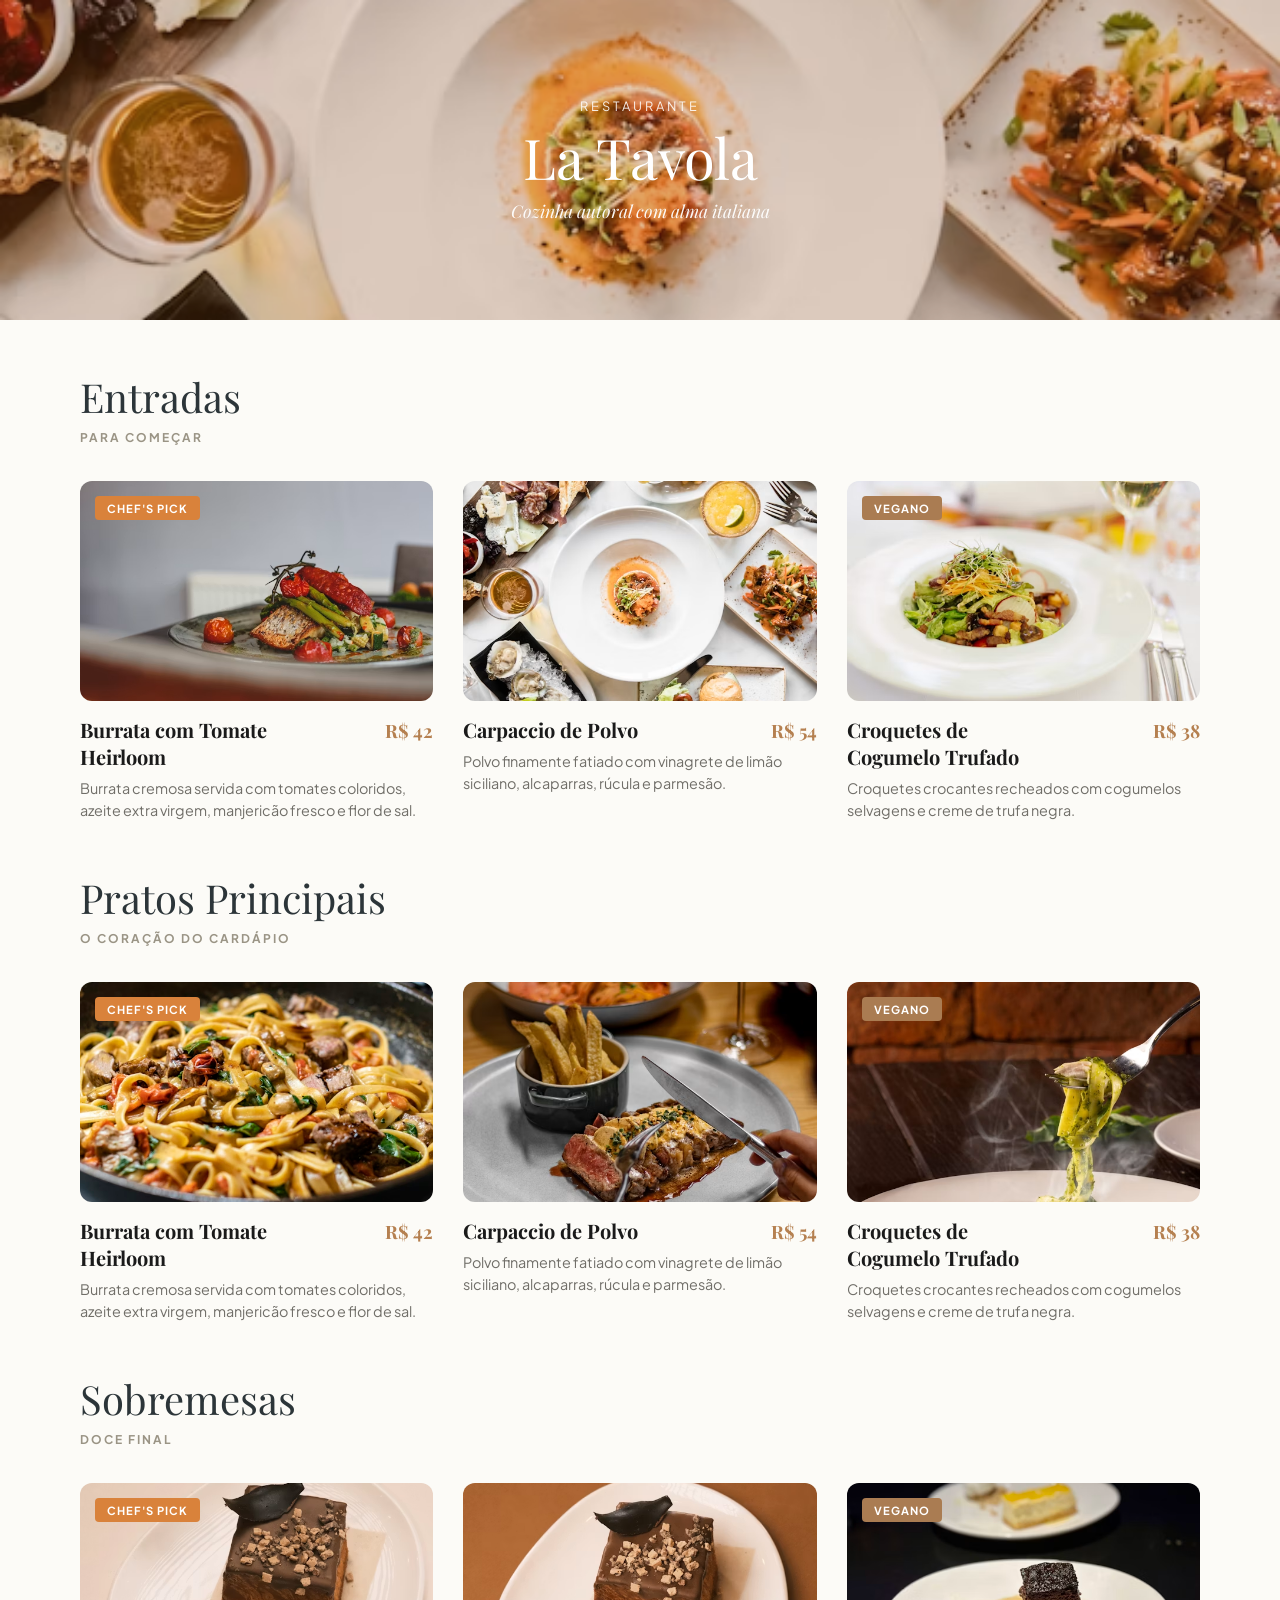
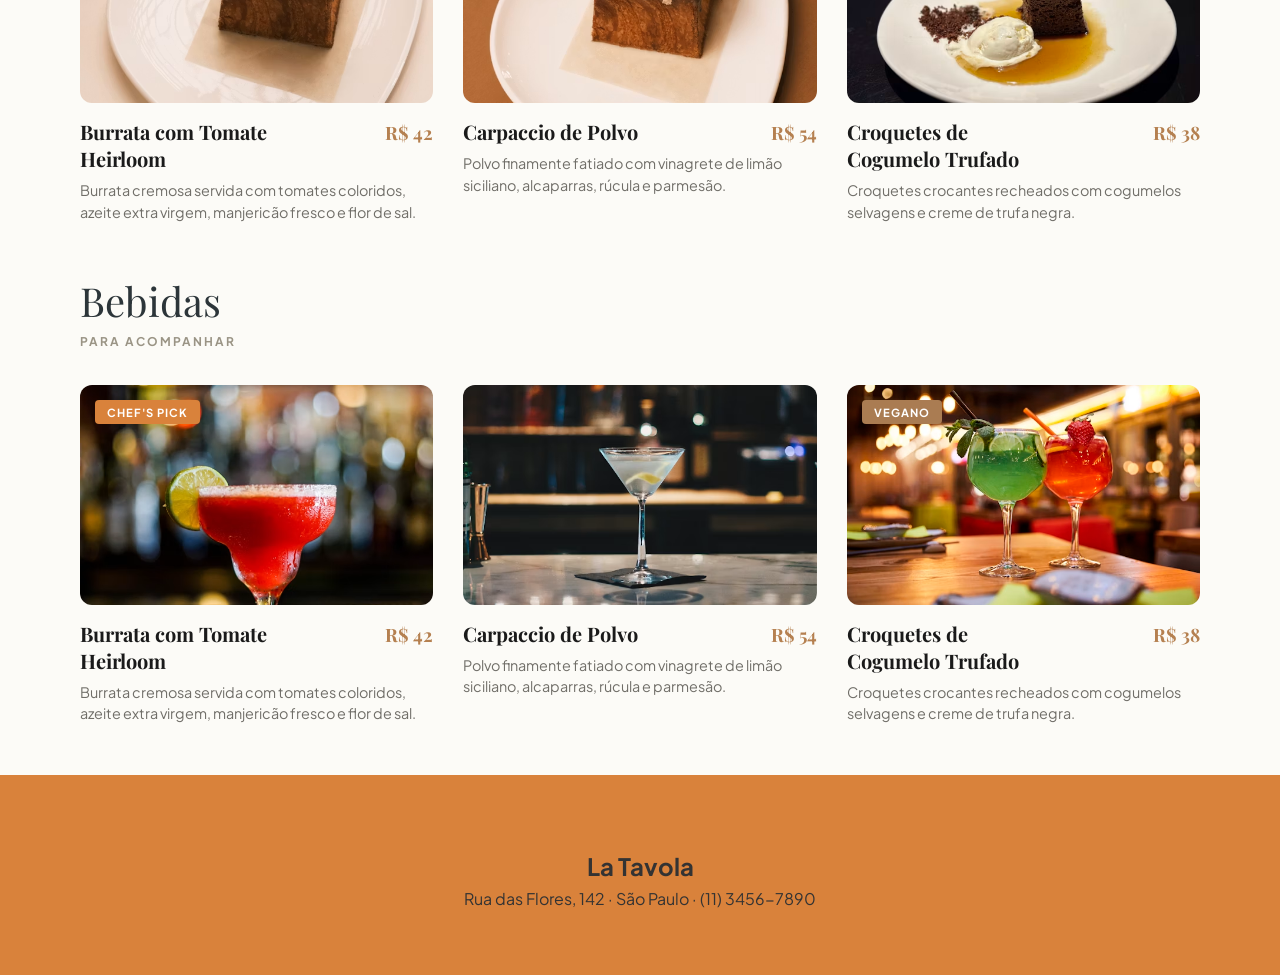
<file: menu.html>
<!doctype html>
<html lang="pt-BR">
  <head>
    <meta charset="UTF-8" />
    <meta name="viewport" content="width=device-width, initial-scale=1.0" />
    <title>La Tavola - Menu</title>
    <link rel="stylesheet" href="./css/menu.css" />
    <!-- اختياري: خطوط جوجل القريبة من التصميم -->
    <link
      href="https://fonts.googleapis.com/css2?family=Playfair+Display:ital,wght@0,400;0,700;1,400&family=Plus+Jakarta+Sans:wght@300;400;500&display=swap"
      rel="stylesheet"
    />
  </head>
  <body>
    <!-- 1. هيرو بانر علوي (Hero Banner) -->
    <header class="hero-banner">
      <div class="hero-overlay">
        <span class="restaurant-sub">RESTAURANTE</span>
        <h1 class="restaurant-title">La Tavola</h1>
        <p class="restaurant-tagline">Cozinha autoral com alma italiana</p>
      </div>
    </header>
    <!-- 2. شريط التنقل بين الأقسام (Tab Menu) -->
    <!-- <nav class="tabs-container">
      <ul class="tabs-list">
        <li class="tab-item active">Entradas</li>
        <li class="tab-item active">Pratos Principais</li>
        <li class="tab-item active">Sobremesas</li>
        <li class="tab-item active">Bebidas</li>
      </ul>
    </nav> -->
    <!-- 3. سكشن محتوى المنيو الرئيسي -->
    <main class="menu-container">
      <div class="category-header">
        <h2>Entradas</h2>
        <span class="category-subtitle">PARA COMEÇAR</span>
      </div>
      <!-- شبكة عرض كروت الطعام (Grid) -->
      <div class="menu-grid">
        <!-- كارت 1: Burrata -->
        <div class="menu-card">
          <div class="card-image-box">
            <img
              src="./share/photo-1625861910621-e9385ba1d993.avif"
              alt="Burrata com Tomate"
            />
            <span class="badge badge-orange">CHEF'S PICK</span>
          </div>
          <div class="card-info">
            <div class="card-header-row">
              <h3 class="description-h">Burrata com Tomate Heirloom</h3>
              <span class="price">R$ 42</span>
            </div>
            <p class="description">
              Burrata cremosa servida com tomates coloridos, azeite extra
              virgem, manjericão fresco e flor de sal.
            </p>
          </div>
        </div>
        <!-- كارت 2: Carpaccio -->
        <div class="menu-card">
          <div class="card-image-box">
            <img
              src="./share/photo-1682264933304-1943bfa8df38.avif"
              alt="Carpaccio de Polvo"
            />
          </div>
          <div class="card-info">
            <div class="card-header-row">
              <h3 class="description-h">Carpaccio de Polvo</h3>
              <span class="price">R$ 54</span>
            </div>
            <p class="description">
              Polvo finamente fatiado com vinagrete de limão siciliano,
              alcaparras, rúcula e parmesão.
            </p>
          </div>
        </div>
        <!-- كارت 3: Croquetes -->
        <div class="menu-card">
          <div class="card-image-box">
            <img
              src="./share/photo-1660505465468-c898ea7ff674.avif"
              alt="Croquetes de Cogumelo"
            />
            <span class="badge badge-brown">VEGANO</span>
          </div>
          <div class="card-info">
            <div class="card-header-row">
              <h3 class="description-h">Croquetes de Cogumelo Trufado</h3>
              <span class="price">R$ 38</span>
            </div>
            <p class="description">
              Croquetes crocantes recheados com cogumelos selvagens e creme de
              trufa negra.
            </p>
          </div>
        </div>
      </div>
    </main>
    <!--2-->
    <main class="menu-container">
      <div class="category-header">
        <h2>Pratos Principais</h2>
        <span class="category-subtitle">O coração do cardápio</span>
      </div>
      <!-- شبكة عرض كروت الطعام (Grid) -->
      <div class="menu-grid">
        <!-- كارت 1: Burrata -->
        <div class="menu-card">
          <div class="card-image-box">
            <img
              src="./share/photo-1551183053-bf91a1d81141.avif"
              alt="Burrata com Tomate"
            />
            <span class="badge badge-orange">CHEF'S PICK</span>
          </div>
          <div class="card-info">
            <div class="card-header-row">
              <h3 class="description-h">Burrata com Tomate Heirloom</h3>
              <span class="price">R$ 42</span>
            </div>
            <p class="description">
              Burrata cremosa servida com tomates coloridos, azeite extra
              virgem, manjericão fresco e flor de sal.
            </p>
          </div>
        </div>
        <!-- كارت 2: Carpaccio -->
        <div class="menu-card">
          <div class="card-image-box">
            <img
              src="./share/photo-1671522636018-485ef1f7cd8f.avif"
              alt="Carpaccio de Polvo"
            />
          </div>
          <div class="card-info">
            <div class="card-header-row">
              <h3 class="description-h">Carpaccio de Polvo</h3>
              <span class="price">R$ 54</span>
            </div>
            <p class="description">
              Polvo finamente fatiado com vinagrete de limão siciliano,
              alcaparras, rúcula e parmesão.
            </p>
          </div>
        </div>
        <!-- كارت 3: Croquetes -->
        <div class="menu-card">
          <div class="card-image-box">
            <img
              src="./share/photo-1560788784-66eda82b5eb7.avif"
              alt="Croquetes de Cogumelo"
            />
            <span class="badge badge-brown">VEGANO</span>
          </div>
          <div class="card-info">
            <div class="card-header-row">
              <h3 class="description-h">Croquetes de Cogumelo Trufado</h3>
              <span class="price">R$ 38</span>
            </div>
            <p class="description">
              Croquetes crocantes recheados com cogumelos selvagens e creme de
              trufa negra.
            </p>
          </div>
        </div>
      </div>
    </main>
    <!--3------------------------>
    <main class="menu-container">
      <div class="category-header">
        <h2>Sobremesas</h2>
        <span class="category-subtitle">Doce final </span>
      </div>
      <!-- شبكة عرض كروت الطعام (Grid) -->
      <div class="menu-grid">
        <!-- كارت 1: Burrata -->
        <div class="menu-card">
          <div class="card-image-box">
            <img
              src="./share/photo-1737700087822-0dfbb754db30.avif"
              alt="Burrata com Tomate"
            />
            <span class="badge badge-orange">CHEF'S PICK</span>
          </div>
          <div class="card-info">
            <div class="card-header-row">
              <h3 class="description-h">Burrata com Tomate Heirloom</h3>
              <span class="price">R$ 42</span>
            </div>
            <p class="description">
              Burrata cremosa servida com tomates coloridos, azeite extra
              virgem, manjericão fresco e flor de sal.
            </p>
          </div>
        </div>
        <!-- كارت 2: Carpaccio -->
        <div class="menu-card">
          <div class="card-image-box">
            <img
              src="./share/photo-1737700088028-fae0666feb83.avif"
              alt="Carpaccio de Polvo"
            />
          </div>
          <div class="card-info">
            <div class="card-header-row">
              <h3 class="description-h">Carpaccio de Polvo</h3>
              <span class="price">R$ 54</span>
            </div>
            <p class="description">
              Polvo finamente fatiado com vinagrete de limão siciliano,
              alcaparras, rúcula e parmesão.
            </p>
          </div>
        </div>
        <!-- كارت 3: Croquetes -->
        <div class="menu-card">
          <div class="card-image-box">
            <img
              src="./share/photo-1740594967618-23cd757b9291 (1).avif"
              alt="Croquetes de Cogumelo"
            />
            <span class="badge badge-brown">VEGANO</span>
          </div>
          <div class="card-info">
            <div class="card-header-row">
              <h3 class="description-h">Croquetes de Cogumelo Trufado</h3>
              <span class="price">R$ 38</span>
            </div>
            <p class="description">
              Croquetes crocantes recheados com cogumelos selvagens e creme de
              trufa negra.
            </p>
          </div>
        </div>
      </div>
    </main>
    <!--4     ------------------------>
    <main class="menu-container">
      <div class="category-header">
        <h2>Bebidas</h2>
        <span class="category-subtitle">Para acompanhar </span>
      </div>
      <!-- شبكة عرض كروت الطعام (Grid) -->
      <div class="menu-grid">
        <!-- كارت 1: Burrata -->
        <div class="menu-card">
          <div class="card-image-box">
            <img
              src="./share/photo-1556855810-ac404aa91e85.avif"
              alt="Burrata com Tomate"
            />
            <span class="badge badge-orange">CHEF'S PICK</span>
          </div>
          <div class="card-info">
            <div class="card-header-row">
              <h3 class="description-h">Burrata com Tomate Heirloom</h3>
              <span class="price">R$ 42</span>
            </div>
            <p class="description">
              Burrata cremosa servida com tomates coloridos, azeite extra
              virgem, manjericão fresco e flor de sal.
            </p>
          </div>
        </div>
        <!-- كارت 2: Carpaccio -->
        <div class="menu-card">
          <div class="card-image-box">
            <img
              src="./share/photo-1597075687490-8f673c6c17f6.avif"
              alt="Carpaccio de Polvo"
            />
          </div>
          <div class="card-info">
            <div class="card-header-row">
              <h3 class="description-h">Carpaccio de Polvo</h3>
              <span class="price">R$ 54</span>
            </div>
            <p class="description">
              Polvo finamente fatiado com vinagrete de limão siciliano,
              alcaparras, rúcula e parmesão.
            </p>
          </div>
        </div>
        <!-- كارت 3: Croquetes -->
        <div class="menu-card">
          <div class="card-image-box">
            <img
              src="./share/photo-1596463989140-3b600dab72e5.avif"
              alt="Croquetes de Cogumelo"
            />
            <span class="badge badge-brown">VEGANO</span>
          </div>
          <div class="card-info">
            <div class="card-header-row">
              <h3 class="description-h">Croquetes de Cogumelo Trufado</h3>
              <span class="price">R$ 38</span>
            </div>
            <p class="description">
              Croquetes crocantes recheados com cogumelos selvagens e creme de
              trufa negra.
            </p>
          </div>
        </div>
      </div>
    </main>
    <footer class="footer">
      <h2 class="h2">La Tavola</h2>
      <p>Rua das Flores, 142 · São Paulo · (11) 3456-7890</p>
    </footer>
  </body>
</html>
</file>
<file: css/menu.css>
* {
    margin: 0;
    padding: 0;
    box-sizing: border-box;
}
body {
    font-family: 'Plus Jakarta Sans', sans-serif;
    background-color: #fcfbf7; 
    color: #333;
}
.hero-banner {
    position: relative;
    width: 100%;
    height: 320px;
    background: url('../share/photo-1682264933304-1943bfa8df38.avif') center/cover no-repeat; 
}
.hero-overlay {
    position: absolute;
    top: 0;
    left: 0;
    width: 100%;
    height: 100%;
    background: rgba(139, 69, 19, 0.25); 
    display: flex;
    flex-direction: column;
    justify-content: center;
    align-items: center;
    text-align: center;
    color: #fff;
    padding: 20px;
}
.restaurant-sub {
    font-size: 0.8rem;
    letter-spacing: 3px;
    text-transform: uppercase;
    opacity: 0.9;
    margin-bottom: 5px;
}
.restaurant-title {
    font-family: 'Playfair Display', serif;
    font-size: 3.5rem;
    font-weight: 400;
    margin-bottom: 5px;
}
.restaurant-tagline {
    font-family: 'Playfair Display', serif;
    font-style: italic;
    font-size: 1.1rem;
    opacity: 0.95;
}
.tabs-container {
    width: 100%;
    background-color: #f5f2eb; 
    border-bottom: 1px solid #e2ded5;
}
.tabs-list {
    display: flex;
    justify-content: center;
    list-style: none;
    max-width: 1200px;
    margin: 0 auto;
    padding: 0 20px;
}
.tab-item {
    padding: 20px 25px;
    font-size: 0.95rem;
    color: #7c776e;
    cursor: pointer;
    font-weight: 500;
    transition: all 0.3s ease;
    position: relative;
}
.tab-item:hover, .tab-item.active {
    color: #1a1a1a;
}
.tab-item.active::after {
    content: '';
    position: absolute;
    bottom: 0;
    left: 20px;
    right: 20px;
    height: 20px;
    border-bottom: 2px solid #1a1a1a;
}
.menu-container {
    max-width: 1200px;
    margin: 50px auto;
    padding: 0 40px;
}
.category-header {
    margin-bottom: 35px;
}
.category-header h2 {
    font-family: 'Playfair Display', serif;
    font-size: 2.5rem;
    font-weight: 400;
    color: #2c3539;
    margin-bottom: 2px;
}
.category-subtitle {
    font-size: 0.75rem;
    letter-spacing: 2px;
    color: #9a9485;
    text-transform: uppercase;
    font-weight: bold;
}
.menu-grid {
    display: grid;
    grid-template-columns: repeat(auto-fit, minmax(320px, 1fr));
    gap: 40px 30px; 
}
.menu-card {
    display: flex;
    flex-direction: column;
    background: transparent;
}
.card-image-box {
    position: relative;
    width: 100%;
    height: 220px;
    border-radius: 12px; 
    overflow: hidden;
    margin-bottom: 15px;
}
.card-image-box img {
    width: 100%;
    height: 100%;
    object-fit: cover;
}
.badge {
    position: absolute;
    top: 15px;
    left: 15px;
    padding: 5px 12px;
    font-size: 0.7rem;
    font-weight: bold;
    letter-spacing: 1px;
    border-radius: 4px;
    color: #fff;
}
.badge-orange {
    background-color: #d9823b; 
}
.badge-brown {
    background-color: #aa7c52; 
}
.card-info {
    display: flex;
    flex-direction: column;
}
.card-header-row {
    display: flex;
    justify-content: space-between;
    align-items: baseline;
    margin-bottom: 8px;
}
.card-info h3 {
    font-family: 'Playfair Display', serif;
    font-size: 1.25rem;
    font-weight: 700;
    color: #1a1a1a;
    max-width: 200px; 
    flex-grow: 1;
}
.price {
    font-family: 'Playfair Display', serif;
    font-size: 1.15rem;
    color: #b58050; 
    font-weight: bold;
    margin-left: 15px;
    white-space: nowrap;
}
.description {
    font-size: 0.9rem;
    color: #706e68;
    line-height: 1.5;
    
}
.footer{
    text-align: center;
    height: 200px;
    background-color: #d9823b;
    justify-content: center;
}
.h2{
    padding-top: 70px;
    line-height: 1.8;
}
</file>
